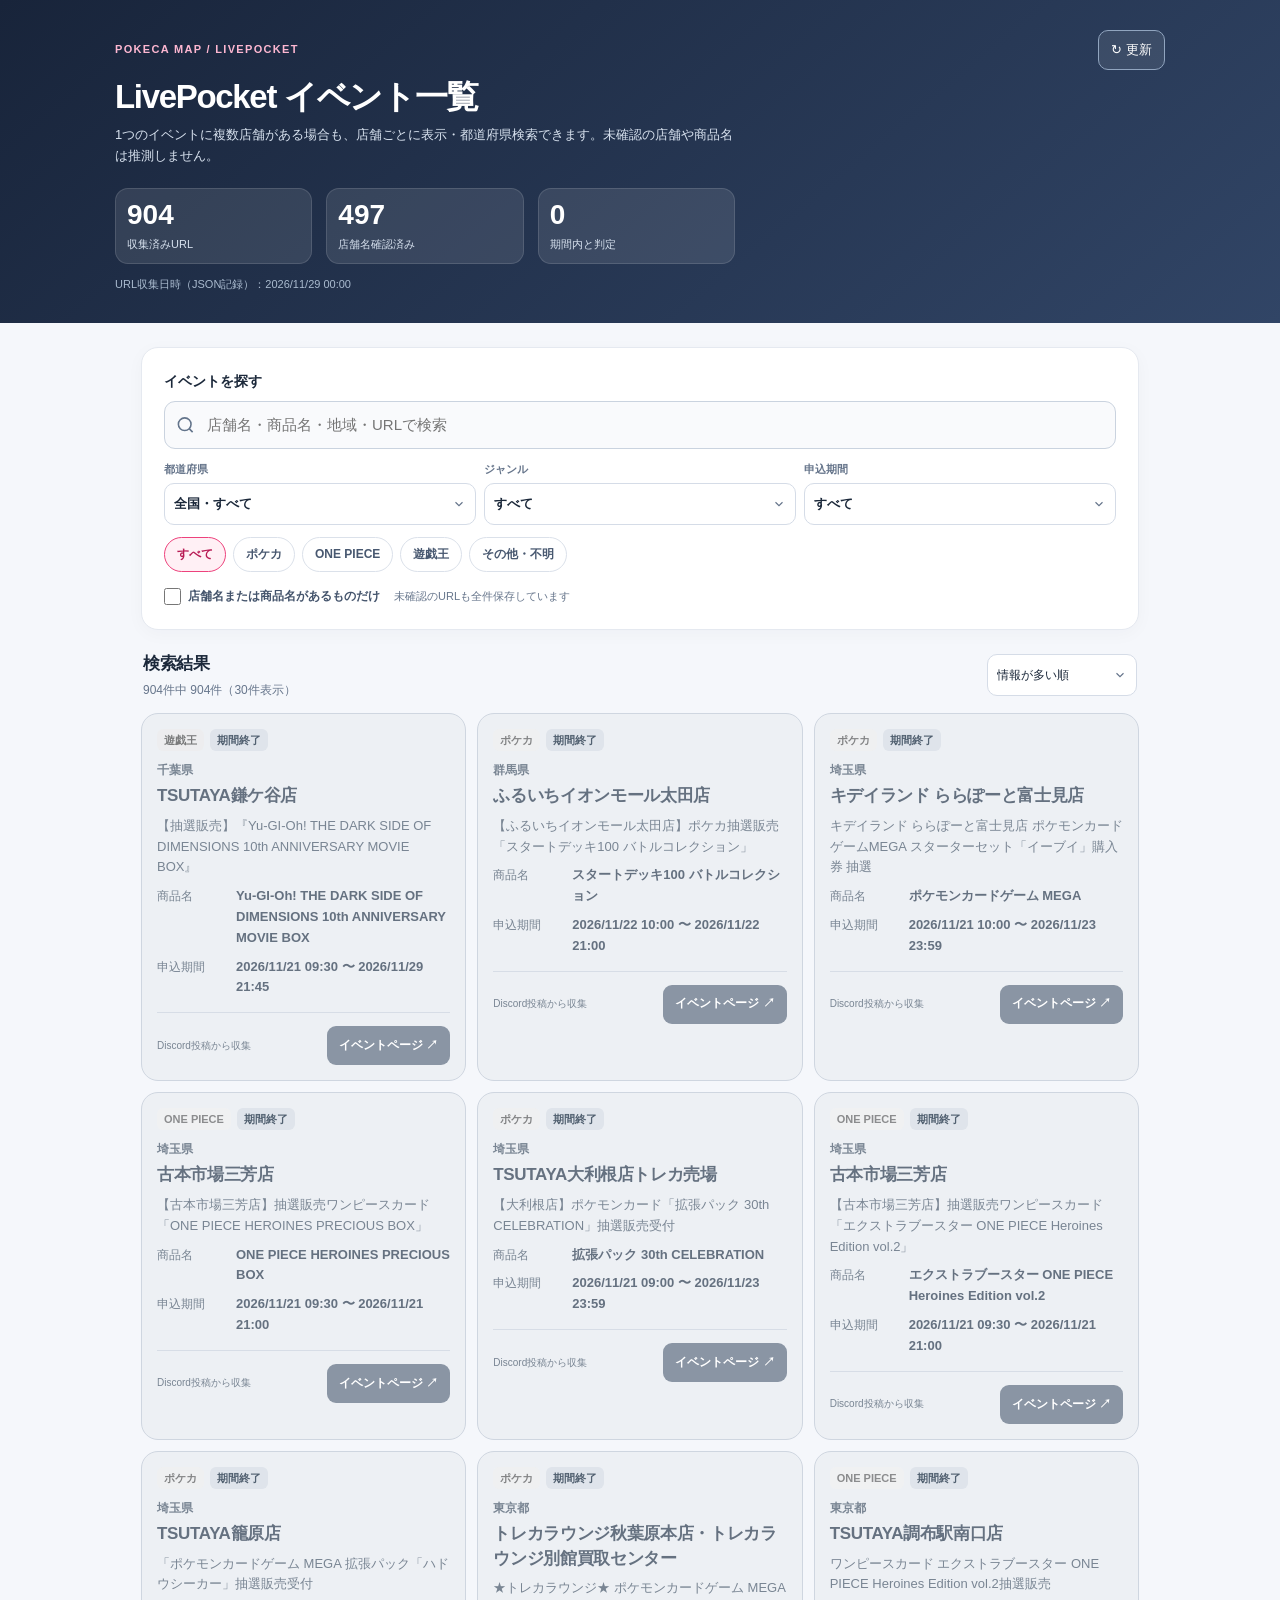
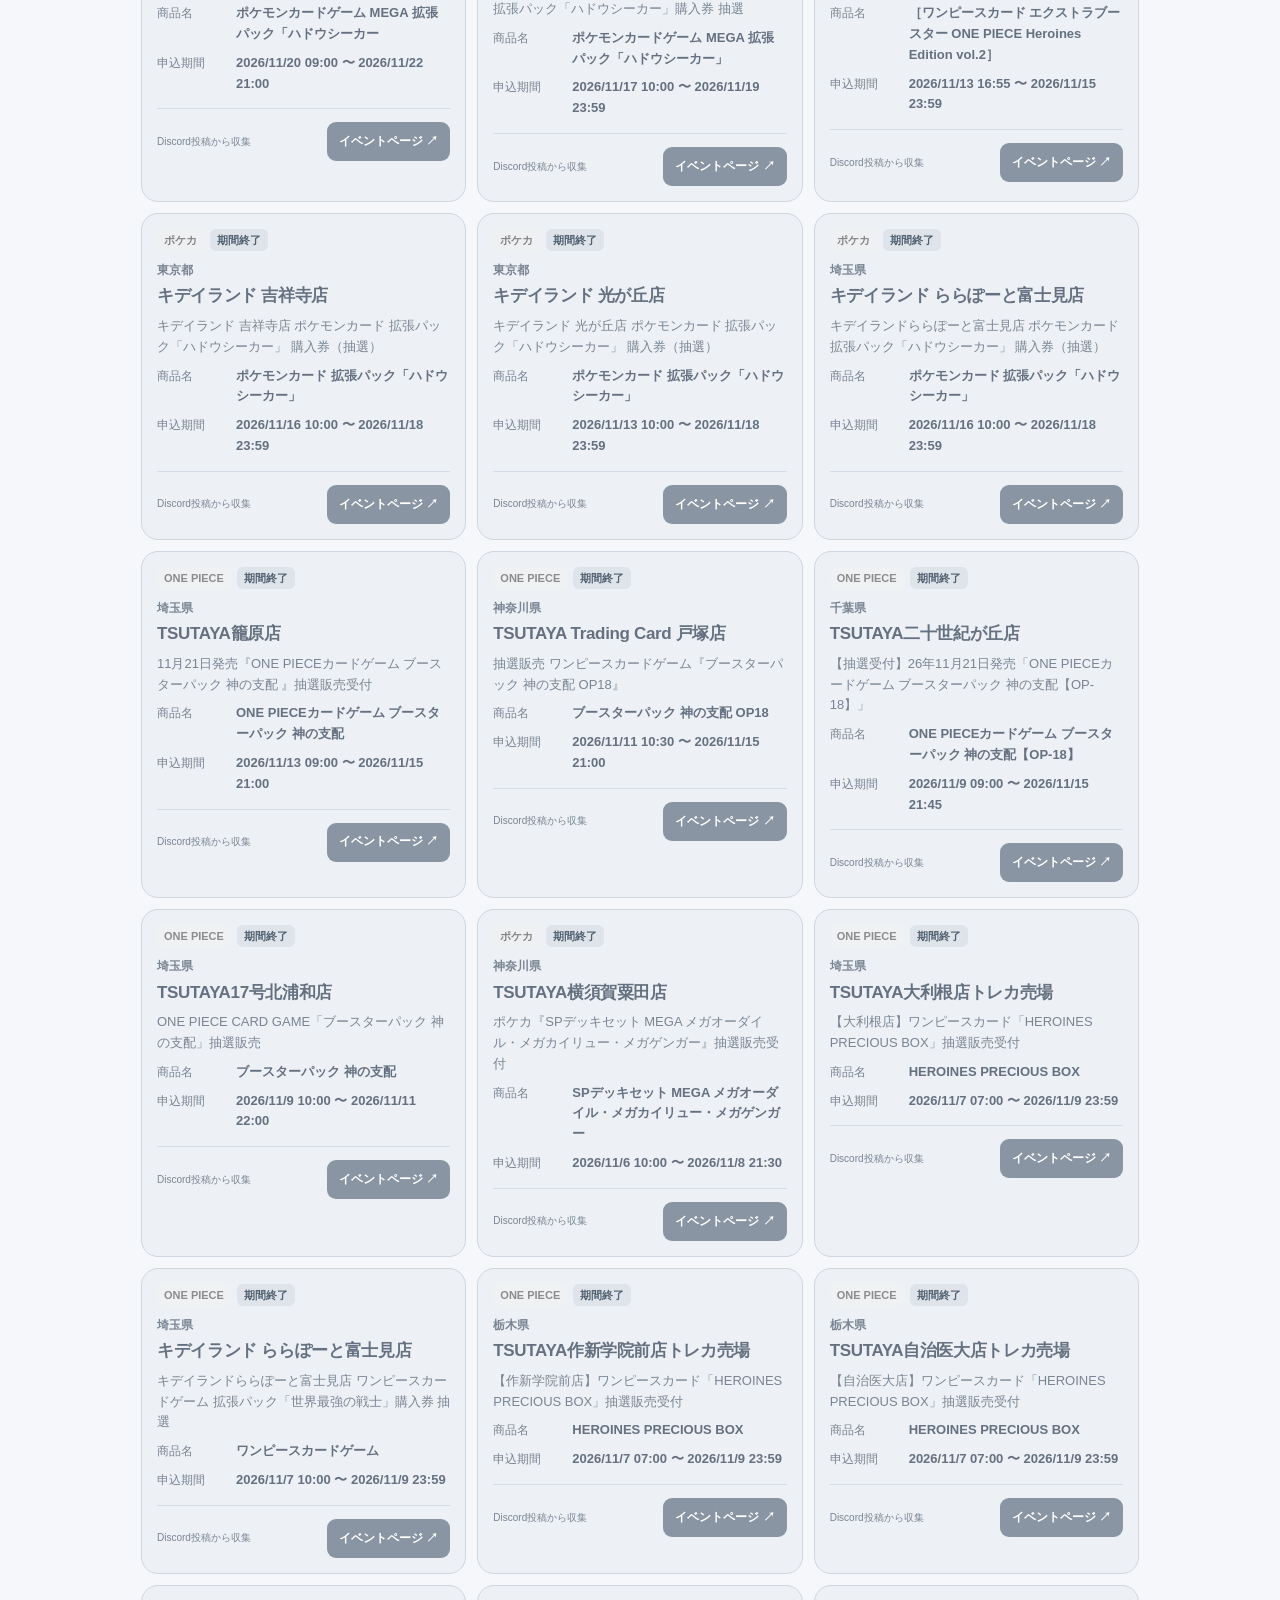
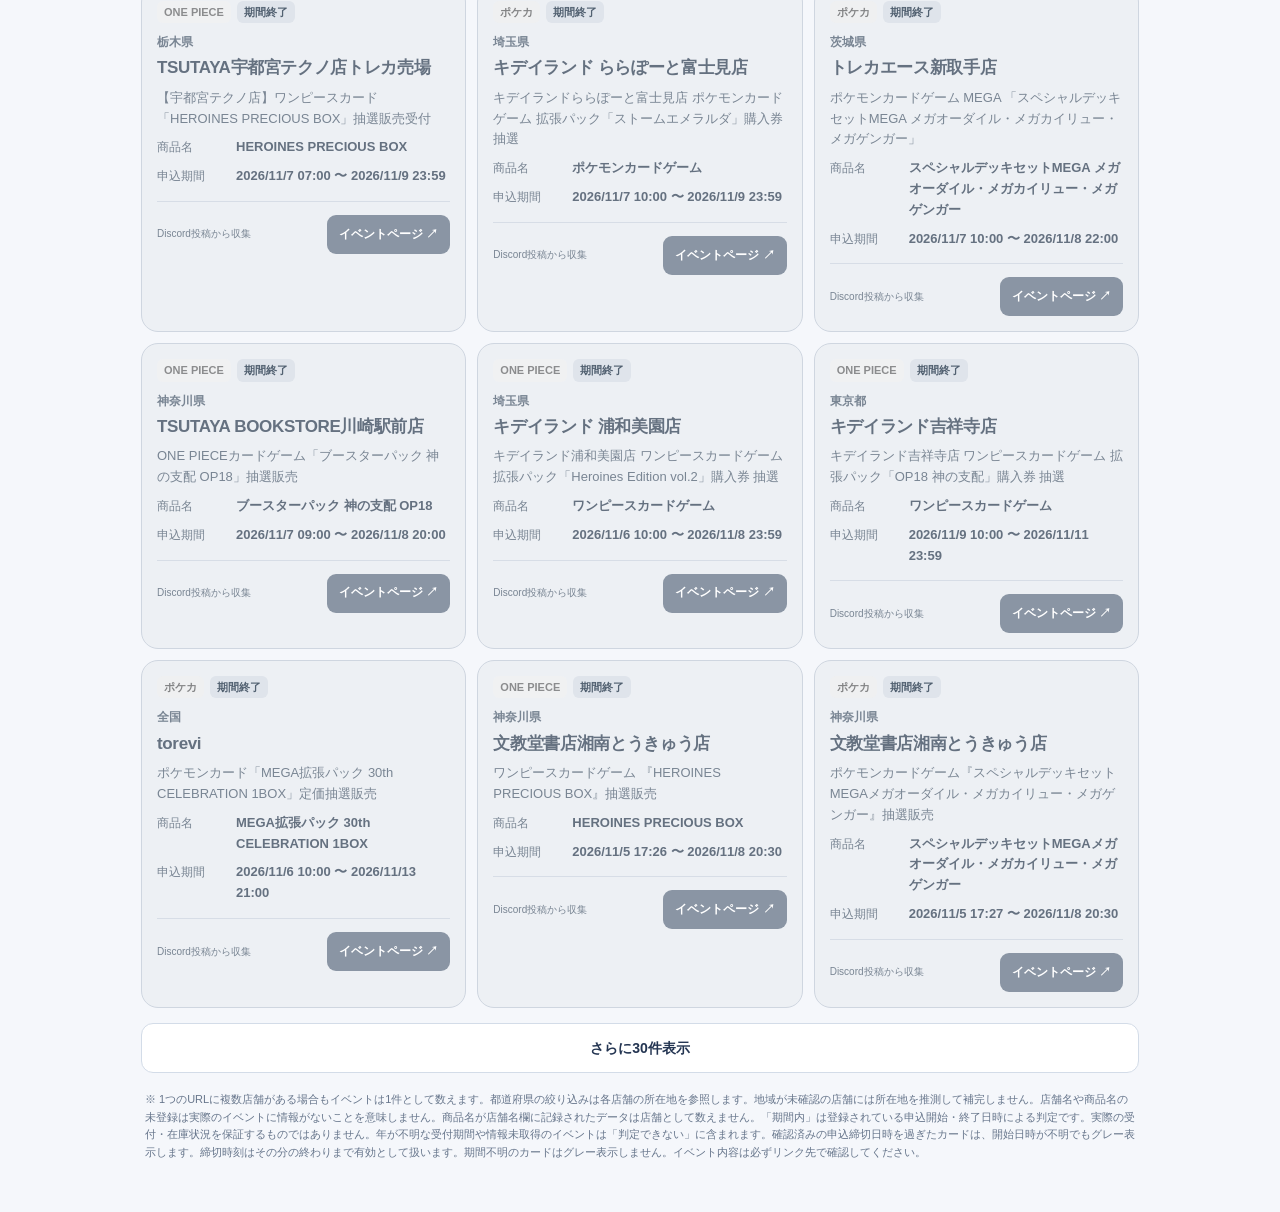
<file: livepocket.html>
<!doctype html>
<html lang="ja">
<head>
  <meta charset="utf-8">
  <meta name="viewport" content="width=device-width, initial-scale=1, viewport-fit=cover">
  <meta name="theme-color" content="#18243a">
  <meta name="description" content="LivePocket URLを検索。未確認項目を区別し、情報が充実したイベントから表示します。">
  <title>LivePocket イベント一覧 | pokeca-map</title>
  <style>
    :root {
      color-scheme: light;
      --navy: #18243a;
      --navy2: #243552;
      --pink: #ed427c;
      --pink-soft: #fff0f5;
      --bg: #f5f7fb;
      --surface: #fff;
      --line: #e5e9f0;
      --muted: #66758b;
      --text: #1b283a;
      --radius: 17px;
    }
    *,*::before,*::after {box-sizing:border-box}
    html {scroll-behavior:smooth}
    body {margin:0;background:var(--bg);color:var(--text);font-family:-apple-system,BlinkMacSystemFont,"Hiragino Kaku Gothic ProN","Hiragino Sans",Meiryo,sans-serif;font-size:15px;line-height:1.6;-webkit-text-size-adjust:100%}
    a {color:inherit}
    button,input,select {font:inherit}
    button {cursor:pointer}
    .hero {background:linear-gradient(140deg,var(--navy),#314566);color:#fff;padding:24px 18px 27px;padding-top:max(24px, env(safe-area-inset-top));}
    .wrap {max-width:1050px;margin:0 auto}
    .hero-top {display:flex;justify-content:space-between;align-items:center;gap:12px}
    .eyebrow {font-size:11px;letter-spacing:.12em;font-weight:750;color:#fdb7d1}
    .hero h1 {margin:6px 0 7px;font-size:clamp(24px,5.4vw,33px);line-height:1.28;font-weight:850;letter-spacing:-.04em}
    .hero p {margin:0;color:#d8e2ef;font-size:13px;max-width:630px}
    .refresh {padding:8px 12px;border:1px solid #91a5bf;color:#fff;background:#ffffff16;border-radius:10px;white-space:nowrap;font-size:13px;min-height:40px}
    .refresh:focus-visible,.tab:focus-visible,.action:focus-visible,.more:focus-visible,a:focus-visible {outline:3px solid #ffb8d1;outline-offset:3px}
    .stats {margin-top:21px;display:grid;grid-template-columns:repeat(3,minmax(0,1fr));gap:9px}
    .stat {background:#ffffff1a;border:1px solid #ffffff20;border-radius:13px;padding:10px 11px 9px;min-height:68px}
    .stat strong {display:block;font-size:clamp(22px,5.6vw,28px);line-height:1.15;font-variant-numeric:tabular-nums}
    .stat span {display:block;color:#d8e2ef;font-size:11px;margin-top:5px}
    main {padding:16px 15px 32px;padding-bottom:max(35px, env(safe-area-inset-bottom));}
    .panel {background:var(--surface);border:1px solid var(--line);border-radius:var(--radius);padding:15px;box-shadow:0 4px 18px #15294808}
    .search-label {font-weight:750;font-size:14px;display:block;margin:0 0 8px}
    .search-row {position:relative}
    .search-row svg {position:absolute;left:12px;top:50%;transform:translateY(-50%);pointer-events:none;color:#63748b}
    #query {width:100%;min-height:48px;border-radius:11px;padding:11px 12px 11px 42px;background:#f9fafc;border:1px solid #cad3df;outline:none;color:var(--text)}
    #query:focus,select:focus {border-color:var(--pink);box-shadow:0 0 0 3px #ed427c1e}
    .filters {display:grid;grid-template-columns:repeat(3,minmax(0,1fr));gap:8px;margin-top:12px}
    .filters label {font-size:11px;color:var(--muted);font-weight:700;display:flex;flex-direction:column;gap:5px;min-width:0}
    select {appearance:none;width:100%;border:1px solid #d5dce7;background:#fff url('data:image/svg+xml,%3Csvg xmlns="http://www.w3.org/2000/svg" width="14" height="14" viewBox="0 0 24 24" fill="none" stroke="%2366758b" stroke-width="2"%3E%3Cpath d="m6 9 6 6 6-6"/%3E%3C/svg%3E') right 9px center/14px no-repeat;min-height:42px;border-radius:10px;padding:8px 22px 8px 9px;color:var(--text);outline:none;font-size:13px}
    .chips {display:flex;gap:7px;overflow-x:auto;margin-top:12px;padding-bottom:2px;scrollbar-width:none}
    .chips::-webkit-scrollbar {display:none}
    .tab {flex:0 0 auto;border:1px solid #dbe1ea;background:#fff;color:#485870;border-radius:999px;padding:7px 12px;font-size:12px;font-weight:750;white-space:nowrap}
    .tab[aria-pressed="true"] {background:var(--pink-soft);border-color:var(--pink);color:#b81b54}
    .results-header {display:flex;justify-content:space-between;align-items:center;gap:12px;margin:20px 2px 12px}
    .results-header h2 {margin:0;font-size:17px;letter-spacing:-.02em}
    .results-header span {font-size:12px;color:var(--muted)}
    .sort {max-width:150px;font-size:12px}
    .cards {display:grid;grid-template-columns:1fr;gap:11px}
    .event {border:1px solid var(--line);background:var(--surface);border-radius:var(--radius);padding:15px;box-shadow:0 3px 14px #14284408;min-width:0}
    /* 応募終了が日付で確定したイベントのみグレーアウト。リンクは残す。 */
    .event.is-ended {background:#edf0f4;border-color:#cfd6e0;color:#697585;box-shadow:none}
    .event.is-ended .name,.event.is-ended .fact strong {color:#657180}
    .event.is-ended .label-region,.event.is-ended .product,.event.is-ended .event-hint,
    .event.is-ended .fact .fact-title,.event.is-ended .source {color:#798593}
    .event.is-ended .pill:not(.ended) {filter:grayscale(1);opacity:.7}
    .event.is-ended .pill.ended {background:#dfe4eb;color:#526171}
    .event.is-ended .event-footer {border-color:#d7dde6}
    .event.is-ended .action {background:#8a95a4;color:#fff}
    .event.is-ended .action:hover {background:#717e8f}
    .event-top {display:flex;justify-content:space-between;align-items:flex-start;gap:8px}
    .tags {display:flex;gap:6px;flex-wrap:wrap}
    .pill {display:inline-flex;align-items:center;border-radius:6px;padding:2px 7px;background:#f1f4f8;color:#53627a;font-size:11px;font-weight:750;line-height:1.65;max-width:100%}
    .pill.pokemon {background:#e8f1ff;color:#245eaa}
    .pill.onepiece {background:#fff0dd;color:#965b18}
    .pill.yugioh {background:#f3eafe;color:#7435a5}
    .pill.urgency {background:#fff0f1;color:#b3274a}
    .pill.active {background:#e8f9f0;color:#147c4e}
    .pill.upcoming {background:#edf3ff;color:#2f5caa}
    .pill.ended {background:#f0f2f6;color:#778396}
    .label-region {margin-top:10px;font-size:12px;color:var(--muted);font-weight:650}
    .name {font-weight:800;font-size:17px;letter-spacing:-.02em;line-height:1.45;margin:4px 0 0;overflow-wrap:anywhere}
    .product {margin:7px 0 0;font-size:13px;color:#4d5d74;overflow-wrap:anywhere}
    .fact {display:flex;align-items:baseline;gap:8px;font-size:12px;margin-top:8px;min-width:0}
    .fact .fact-title {min-width:71px;flex:0 0 71px;color:var(--muted)}
    .fact strong {font-size:13px;font-weight:650;overflow-wrap:anywhere}
    .event-footer {display:flex;align-items:center;justify-content:space-between;gap:8px;margin-top:14px;padding-top:13px;border-top:1px solid #edf0f4}
    .source {font-size:10px;color:#8a96a9;overflow-wrap:anywhere}
    .action {text-decoration:none;display:inline-flex;align-items:center;justify-content:center;background:var(--pink);border-radius:9px;color:white;min-height:39px;padding:8px 12px;font-weight:750;font-size:12px;white-space:nowrap}
    .action:hover {background:#d82d69}
    .more {display:block;width:100%;border:1px solid #d3dce8;border-radius:12px;color:var(--navy2);font-size:14px;font-weight:750;background:#fff;margin:15px 0 0;padding:13px}
    .empty,.error {background:#fff;border:1px solid var(--line);border-radius:var(--radius);padding:26px 16px;color:var(--muted);text-align:center;line-height:1.8}
    .error {color:#a53449;background:#fff7f8;border-color:#f1b9c6;text-align:left}
    .smallnote {font-size:11px;color:var(--muted);margin:18px 4px 0}
    .meta {font-size:11px;color:#aabbcf;margin-top:12px}
    .display-options {display:flex;flex-wrap:wrap;align-items:center;gap:8px 14px;margin-top:13px;font-size:12px;color:#44546c}
    .display-options label {display:flex;gap:7px;align-items:center;font-weight:700;cursor:pointer}
    .display-options input {accent-color:var(--pink);width:17px;height:17px;margin:0}
    .display-options .hint {font-size:11px;color:var(--muted)}
    .event-hint {color:#8a6475;font-size:12px;margin:5px 0 0}
    .store-list {margin:10px 0 9px;padding:10px 11px;background:#f5f7fa;border:1px solid #e3eaf2;border-radius:10px}
    .store-list-label {font-weight:750;font-size:11px;color:#556477;margin:0 0 7px}
    .store-list-entry {display:flex;gap:8px;align-items:baseline;justify-content:space-between;padding:5px 0;border-top:1px solid #e5ebf3;font-size:12px}
    .store-list-entry:first-of-type {border:0}
    .store-list-entry span:first-child {font-weight:700;overflow-wrap:anywhere;min-width:0}
    .store-list-entry span:last-child {color:#7d8ba0;white-space:nowrap}
    .event.is-ended .store-list {background:#e7ebf0;border-color:#d7dfe9}
    .event.is-ended .store-list-entry {color:#657180}

    .hidden {display:none!important}
    @media(min-width:650px) {
      .hero {padding:30px 28px}
      main {padding:24px 26px 50px}
      .panel {padding:22px}
      .cards {grid-template-columns:repeat(2,minmax(0,1fr))}
      .stats {max-width:620px;gap:14px}
    }
    @media(min-width:980px) {.cards {grid-template-columns:repeat(3,minmax(0,1fr))}}
    @media(max-width:370px) {
      .filters {grid-template-columns:1fr 1fr}
      .filters label:last-child {grid-column:1/-1}
      .hero h1 {font-size:23px}
    }
  </style>
</head>
<body>
  <header class="hero">
    <div class="wrap">
      <div class="hero-top"><span class="eyebrow">POKECA MAP / LIVEPOCKET</span><button type="button" id="refresh" class="refresh">↻ 更新</button></div>
      <h1>LivePocket イベント一覧</h1>
      <p>1つのイベントに複数店舗がある場合も、店舗ごとに表示・都道府県検索できます。未確認の店舗や商品名は推測しません。</p>
      <div class="stats" aria-live="polite">
        <div class="stat"><strong id="totalCount">—</strong><span>収集済みURL</span></div>
        <div class="stat"><strong id="namedCount">—</strong><span>店舗名確認済み</span></div>
        <div class="stat"><strong id="activeCount">—</strong><span>期間内と判定</span></div>
      </div>
      <div id="dataDate" class="meta">データを読み込み中…</div>
    </div>
  </header>
  <main class="wrap">
    <section class="panel" aria-label="イベント検索と絞り込み">
      <label class="search-label" for="query">イベントを探す</label>
      <div class="search-row">
        <svg width="19" height="19" viewBox="0 0 24 24" fill="none" stroke="currentColor" stroke-width="2" aria-hidden="true"><circle cx="11" cy="11" r="8"/><path d="m21 21-4.35-4.35"/></svg>
        <input id="query" type="search" autocomplete="off" placeholder="店舗名・商品名・地域・URLで検索">
      </div>
      <div class="filters">
        <label for="prefecture">都道府県<select id="prefecture"><option value="">全国・すべて</option></select></label>
        <label for="category">ジャンル<select id="category">
          <option value="">すべて</option><option value="pokemon">ポケカ</option><option value="onepiece">ONE PIECE</option><option value="yugioh">遊戯王</option><option value="other">その他・不明</option>
        </select></label>
        <label for="status">申込期間<select id="status">
          <option value="">すべて</option><option value="active">期間内</option><option value="upcoming">受付前</option><option value="ended">期間終了</option><option value="unknown">判定できない</option>
        </select></label>
      </div>
      <div class="chips" role="group" aria-label="ジャンルのクイック選択">
        <button class="tab" type="button" data-category="" aria-pressed="true">すべて</button>
        <button class="tab" type="button" data-category="pokemon" aria-pressed="false">ポケカ</button>
        <button class="tab" type="button" data-category="onepiece" aria-pressed="false">ONE PIECE</button>
        <button class="tab" type="button" data-category="yugioh" aria-pressed="false">遊戯王</button>
        <button class="tab" type="button" data-category="other" aria-pressed="false">その他・不明</button>
      </div>
      <div class="display-options"><label for="onlyInfo"><input type="checkbox" id="onlyInfo">店舗名または商品名があるものだけ</label><span class="hint">未確認のURLも全件保存しています</span></div>
    </section>
    <div class="results-header">
      <div><h2>検索結果</h2><span id="resultCount" aria-live="polite">読み込み中…</span></div>
      <select id="sort" class="sort" aria-label="並び順"><option value="info">情報が多い順</option><option value="new">投稿が新しい順</option><option value="deadline">申込締切が早い順</option><option value="name">店舗名順</option></select>
    </div>
    <div id="message" class="hidden" role="status"></div>
    <div id="results" class="cards" aria-live="off"></div>
    <button type="button" id="loadMore" class="more hidden">さらに30件表示</button>
    <p class="smallnote">※ 1つのURLに複数店舗がある場合もイベントは1件として数えます。都道府県の絞り込みは各店舗の所在地を参照します。地域が未確認の店舗には所在地を推測して補完しません。店舗名や商品名の未登録は実際のイベントに情報がないことを意味しません。商品名が店舗名欄に記録されたデータは店舗として数えません。「期間内」は登録されている申込開始・終了日時による判定です。実際の受付・在庫状況を保証するものではありません。年が不明な受付期間や情報未取得のイベントは「判定できない」に含まれます。確認済みの申込締切日時を過ぎたカードは、開始日時が不明でもグレー表示します。締切時刻はその分の終わりまで有効として扱います。期間不明のカードはグレー表示しません。イベント内容は必ずリンク先で確認してください。</p>
  </main>
  <script>
  (() => {
    'use strict';
    const $ = (id) => document.getElementById(id);
    const state = { items: [], filtered: [], limit: 30, loaded: false };
    const tabs = [...document.querySelectorAll('.tab')];
    const collator = new Intl.Collator('ja');
    const clean = (v) => typeof v === 'string' ? v.trim() : '';
    const norm = (v) => clean(v).normalize('NFKC').toLocaleLowerCase('ja-JP');
    function parseTime(value) {
      if (!value || typeof value !== 'string' || !/\d{4}-\d{2}-\d{2}T/.test(value)) return null;
      const ms = Date.parse(value);
      return Number.isFinite(ms) ? ms : null;
    }
    function formatTime(value) {
      const ms = parseTime(value);
      if (ms === null) return clean(value) || '未登録';
      return new Intl.DateTimeFormat('ja-JP', {timeZone:'Asia/Tokyo',year:'numeric',month:'numeric',day:'numeric',hour:'2-digit',minute:'2-digit',hour12:false}).format(new Date(ms));
    }
    function categoryOf(item) {
      // 投稿全体の抜粋には無関係なURLの商品も含まれるため使用しない。
      const evidence = norm([item.event_title, item.product_name].filter(Boolean).join(' '));
      if (/one\s*piece|ワンピース/.test(evidence)) return 'onepiece';
      if (/遊戯王|yu[\s-]?gi[\s-]?oh|yugioh/.test(evidence)) return 'yugioh';
      if (/ポケカ|ポケモンカード|pokemon|pokémon|メガシンフォニア|メガブレイブ|エーフィ|ブラッキー/.test(evidence)) return 'pokemon';
      // v21: 発見マップの既存CSVで商品名を照合したイベントはポケカ扱い。
      // サーバー側で他TCGを除外済み。別ジャンルの明示名は上の判定が優先。
      if (clean(item.pokemon_map_match)) return 'pokemon';
      // v10: URLごとの省略見出しによる参考ジャンル（正式商品名ではない）。
      if (!item.event_title && !item.product_name && ['pokemon','onepiece','yugioh'].includes(item.review_category)) return item.review_category;
      return 'other';
    }
    const catLabels = {pokemon:'ポケカ',onepiece:'ONE PIECE',yugioh:'遊戯王',other:'その他・不明'};
    function periodState(item, now = Date.now()) {
      const start = parseTime(item.application_start_at);
      const end = parseTime(item.application_end_at);
      if (end === null || (start !== null && end < start)) return 'unknown';
      // 締切時刻が 23:59 の場合は 23:59 台の最後まで受付中として扱う。
      if (Math.floor(now / 60000) > Math.floor(end / 60000)) return 'ended';
      if (start === null) return 'unknown';
      if (now < start) return 'upcoming';
      return 'active';
    }
    const statuses = { active:'期間内', upcoming:'受付前', ended:'期間終了', unknown:'期間不明' };
    function legacyShop(item) {
      const store = clean(item.store_name);
      const product = clean(item.product_name);
      if (!store || (product && norm(store.replace(/^\*\s*/,'' )).startsWith(norm(product)))) {
        return clean(item.venue_name);
      }
      return store;
    }
    function storeEntries(item) {
      // v19: only use event-specific, verified per-store entries. Backward
      // compatibility with older public JSONs is handled by the fallback.
      if (Array.isArray(item.stores) && item.stores.length) {
        const unique = new Set();
        return item.stores.filter(s => s && typeof s === 'object').map(s => ({
          name: clean(s.name), prefecture: clean(s.prefecture)
        })).filter(s => {
          const key=s.name+'\u0000'+s.prefecture;
          if (!s.name || unique.has(key)) return false;
          unique.add(key);return true;
        });
      }
      const old = legacyShop(item);
      return old ? [{name:old,prefecture:clean(item.prefecture)}] : [];
    }
    function knownShop(item) {
      const entries=storeEntries(item);
      return entries.length ? entries[0].name : legacyShop(item);
    }
    function storeRegions(item) {
      const entries=storeEntries(item);
      return [...new Set(entries.map(s=>s.prefecture).filter(Boolean))];
    }
    function matchesPrefecture(item, pref) {
      if (!pref) return true;
      const entries=storeEntries(item);
      return entries.length ? entries.some(s=>s.prefecture===pref) : clean(item.prefecture)===pref;
    }
    function candidateTitle(item) {
      const v = clean(item.source_preview);
      // 文字化け・極端な文字列は店名候補として再表示しない。
      if (!v || v.length > 85 || !/[ぁ-んァ-ヶ一-龯]/.test(v) || /[„гАР]/.test(v)) return '';
      return v;
    }
    function properShop(item) { return knownShop(item) || '店舗未確認'; }
    function hasUsefulName(item) {
      return Boolean(knownShop(item) || clean(item.product_name) || clean(item.event_title));
    }
    function detailScore(item) {
      return (knownShop(item) ? 8 : 0)
        + (clean(item.product_name) ? 7 : 0)
        + (clean(item.event_title) ? 4 : 0)
        + (clean(item.prefecture) ? 2 : 0)
        + (clean(item.application_period) || clean(item.application_end_at) ? 3 : 0)
        + (candidateTitle(item) ? 1 : 0);
    }
    function safeEventUrl(raw) {
      try {
        const u = new URL(raw);
        return u.protocol === 'https:' && (u.hostname === 'livepocket.jp' || u.hostname.endsWith('.livepocket.jp')) ? u.href : null;
      } catch { return null; }
    }
    function text(tag, value, className) {
      const e = document.createElement(tag);
      e.textContent = value;
      if (className) e.className = className;
      return e;
    }
    function tag(value, cls) {return text('span',value,'pill '+(cls||''));}
    function fact(parent, label, value) {
      if (!value) return;
      const row = text('div','','fact');
      row.append(text('span',label,'fact-title'),text('strong',value));
      parent.append(row);
    }
    function eventCard(item) {
      const el = text('article','','event');
      const top = text('div','','event-top');
      const tags = text('div','','tags');
      const cat = categoryOf(item);
      const status = periodState(item);
      if (status === 'ended') el.classList.add('is-ended');
      const hintOnly = !item.product_name && !item.event_title && item.review_category && cat !== 'other';
      tags.append(tag(catLabels[cat]+(hintOnly?'（参考）':''),cat));
      tags.append(tag(statuses[status],status));
      const end = parseTime(item.application_end_at);
      if (status === 'active' && end !== null && end-Date.now() <= 48*3600000) tags.append(tag('締切間近','urgency'));
      top.append(tags);
      el.append(top);
      const shops = storeEntries(item);
      const regions = storeRegions(item);
      el.append(text('div',regions.length ? regions.join('・') : (shops.length?'都道府県未確認':(clean(item.prefecture)||'都道府県未確認')),'label-region'));
      const shop = knownShop(item);
      const product = clean(item.product_name);
      const possible = candidateTitle(item);
      const heading = shops.length > 1 ? `${shops[0].name} ほか${shops.length-1}店舗` : (shop || product || clean(item.event_title) || possible || '店舗・商品名未登録');
      el.append(text('h3',heading,'name'));
      if (!shop) {
        const note = product ? '商品名を表示中・店舗名は未登録'
          : clean(item.event_title) ? 'イベント名を表示中・店舗名は未登録'
          : possible ? 'Discord投稿の名称候補（未確認）' : '詳細情報が未登録';
        el.append(text('p',note,'event-hint'));
      }
      if (shops.length>1) {
        tags.append(tag('対象'+shops.length+'店舗','multi-store'));
        const list = text('div','','store-list');
        list.append(text('p','対象店舗（'+shops.length+'店舗）','store-list-label'));
        shops.forEach(entry => {
          const line=text('div','','store-list-entry');
          line.append(text('span',entry.name),text('span',entry.prefecture||'地域未確認'));
          list.append(line);
        });
        el.append(list);
      }
      if (clean(item.event_title) && heading !== clean(item.event_title)) el.append(text('p',item.event_title,'product'));
      if (product && heading !== product) fact(el,'商品名',product);
      if (clean(item.event_date)) fact(el,'開催日',item.event_date);
      if (end !== null && parseTime(item.application_start_at) !== null) {
        fact(el,'申込期間',formatTime(item.application_start_at)+' 〜 '+formatTime(item.application_end_at));
      } else if (end !== null) {
        fact(el,'申込締切',formatTime(item.application_end_at));
      } else if (clean(item.application_period)) {
        fact(el,'申込期間',item.application_period+'（年・状態は未確定の場合あり）');
      }
      if (clean(item.lottery_result_period)) fact(el,'抽選結果',item.lottery_result_period);
      const foot = text('div','','event-footer');
      const hasVerified = item.detail_provenance === 'screen_verified';
      const manuallyVerified = item.detail_provenance === 'user_verified_csv';
      foot.append(text('span',hasVerified?'一部の詳細は画面確認済み':manuallyVerified?'一部の詳細は手動確認済み':'Discord投稿から収集','source'));
      const url = safeEventUrl(item.url);
      if (url) {
        const a = text('a','イベントページ ↗','action');
        a.href=url;
        a.target='_blank';
        a.rel='noopener noreferrer';
        a.setAttribute('aria-label', properShop(item)+'のLivePocketページを開く');
        foot.append(a);
      }
      el.append(foot);
      return el;
    }
    function populatePrefectures(items) {
      const previous = $('prefecture').value;
      $('prefecture').querySelectorAll('option:not(:first-child)').forEach(e=>e.remove());
      [...new Set(items.flatMap(x=>storeEntries(x).map(s=>s.prefecture)).concat(items.filter(x=>!storeEntries(x).length).map(x=>clean(x.prefecture))).filter(Boolean))].sort(collator.compare).forEach(value => {
        const opt = document.createElement('option');
        opt.value=value; opt.textContent=value;
        $('prefecture').append(opt);
      });
      $('prefecture').value=previous;
    }
    function updateTabs() {
      tabs.forEach(b => b.setAttribute('aria-pressed', String(b.dataset.category === $('category').value)));
    }
    function applyFilters() {
      if (!state.loaded) return;
      state.limit=30;
      const query = norm($('query').value);
      const pref = $('prefecture').value;
      const cat = $('category').value;
      const status = $('status').value;
      const sort = $('sort').value;
      const onlyInfo = $('onlyInfo').checked;
      state.filtered = state.items.filter(item => {
        if (!matchesPrefecture(item,pref)) return false;
        if (cat && categoryOf(item) !== cat) return false;
        if (status && periodState(item) !== status) return false;
        if (onlyInfo && !hasUsefulName(item)) return false;
        if (query) {
          const search = norm([item.store_name,item.venue_name,item.prefecture,item.product_name,item.event_title,item.source_preview,item.url,...storeEntries(item).flatMap(s=>[s.name,s.prefecture])].join(' '));
          if (!search.includes(query)) return false;
        }
        return true;
      });
      if (sort === 'deadline') {
        state.filtered.sort((a,b) => (parseTime(a.application_end_at)??Infinity)-(parseTime(b.application_end_at)??Infinity) || (Date.parse(b.discord_posted_at||'')||0)-(Date.parse(a.discord_posted_at||'')||0));
      } else if (sort === 'name') {
        state.filtered.sort((a,b) => collator.compare(properShop(a),properShop(b)));
      } else if (sort === 'info') {
        state.filtered.sort((a,b) => detailScore(b)-detailScore(a) || (Date.parse(b.discord_posted_at||'')||0)-(Date.parse(a.discord_posted_at||'')||0));
      } else {
        state.filtered.sort((a,b) => (Date.parse(b.discord_posted_at||'')||0)-(Date.parse(a.discord_posted_at||'')||0));
      }
      updateTabs();
      render();
    }
    function render() {
      const root = $('results');
      root.replaceChildren();
      $('resultCount').textContent=state.items.length+'件中 '+state.filtered.length+'件（'+Math.min(state.limit,state.filtered.length)+'件表示）';
      if (state.filtered.length === 0) {
        $('message').textContent='条件に合うイベントがありません。条件を変えてお試しください。';
        $('message').className='empty';
      } else {
        $('message').className='hidden';
        const frag = document.createDocumentFragment();
        state.filtered.slice(0,state.limit).forEach(item=>frag.append(eventCard(item)));
        root.append(frag);
      }
      $('loadMore').classList.toggle('hidden',state.limit >= state.filtered.length);
      $('loadMore').textContent='さらに'+Math.min(30,state.filtered.length-state.limit)+'件表示';
    }
    async function load() {
      $('refresh').disabled=true;
      $('refresh').textContent='読み込み中…';
      $('message').className='hidden';
      try {
        const response = await fetch('./livepocket_public.json?version='+Date.now(),{cache:'no-store'});
        if (!response.ok) throw new Error('HTTP '+response.status);
        const data=await response.json();
        if (!data || !Array.isArray(data.items)) throw new Error('JSONに items 配列がありません');
        state.items=data.items.filter(x=>x && typeof x==='object' && safeEventUrl(x.url));
        state.loaded=true;
        $('totalCount').textContent=state.items.length.toLocaleString('ja-JP');
        $('namedCount').textContent=state.items.filter(x=>knownShop(x)).length.toLocaleString('ja-JP');
        $('activeCount').textContent=state.items.filter(x=>periodState(x)==='active').length.toLocaleString('ja-JP');
        $('dataDate').textContent=data.collected_at?'URL収集日時（JSON記録）：'+formatTime(data.collected_at):'JSONから表示しています';
        populatePrefectures(state.items);
        applyFilters();
      } catch(err) {
        state.loaded=false;
        $('results').replaceChildren();
        $('resultCount').textContent='読み込み失敗';
        $('message').className='error';
        $('message').textContent='データの読み込みに失敗しました（'+String(err.message||err)+'）。livepocket.html と livepocket_public.json をリポジトリの同じ階層に配置し、GitHub PagesのURLから開いてください。';
      } finally {
        $('refresh').disabled=false;
        $('refresh').textContent='↻ 更新';
      }
    }
    // ページを開きっぱなしにしていても、受付開始・終了のタイミングで表示を更新する。
    let lastPeriodCheck = Date.now();
    function refreshPeriodsIfChanged() {
      const now = Date.now();
      const changed = state.loaded && state.items.some(item => periodState(item,lastPeriodCheck) !== periodState(item,now));
      lastPeriodCheck = now;
      if (!changed) return;
      $('activeCount').textContent=state.items.filter(x=>periodState(x,now)==='active').length.toLocaleString('ja-JP');
      applyFilters();
    }
    window.setInterval(refreshPeriodsIfChanged,60000);
    document.addEventListener('visibilitychange',()=>{if (!document.hidden) refreshPeriodsIfChanged();});
    ['query','prefecture','category','status','sort','onlyInfo'].forEach(id => $(id).addEventListener(id==='query'?'input':'change',applyFilters));
    tabs.forEach(tab => tab.addEventListener('click',()=>{$('category').value=tab.dataset.category;applyFilters();}));
    $('loadMore').addEventListener('click',()=>{state.limit+=30;render();});
    $('refresh').addEventListener('click',load);
    load();
  })();
  </script>
</body>
</html>
</file>
